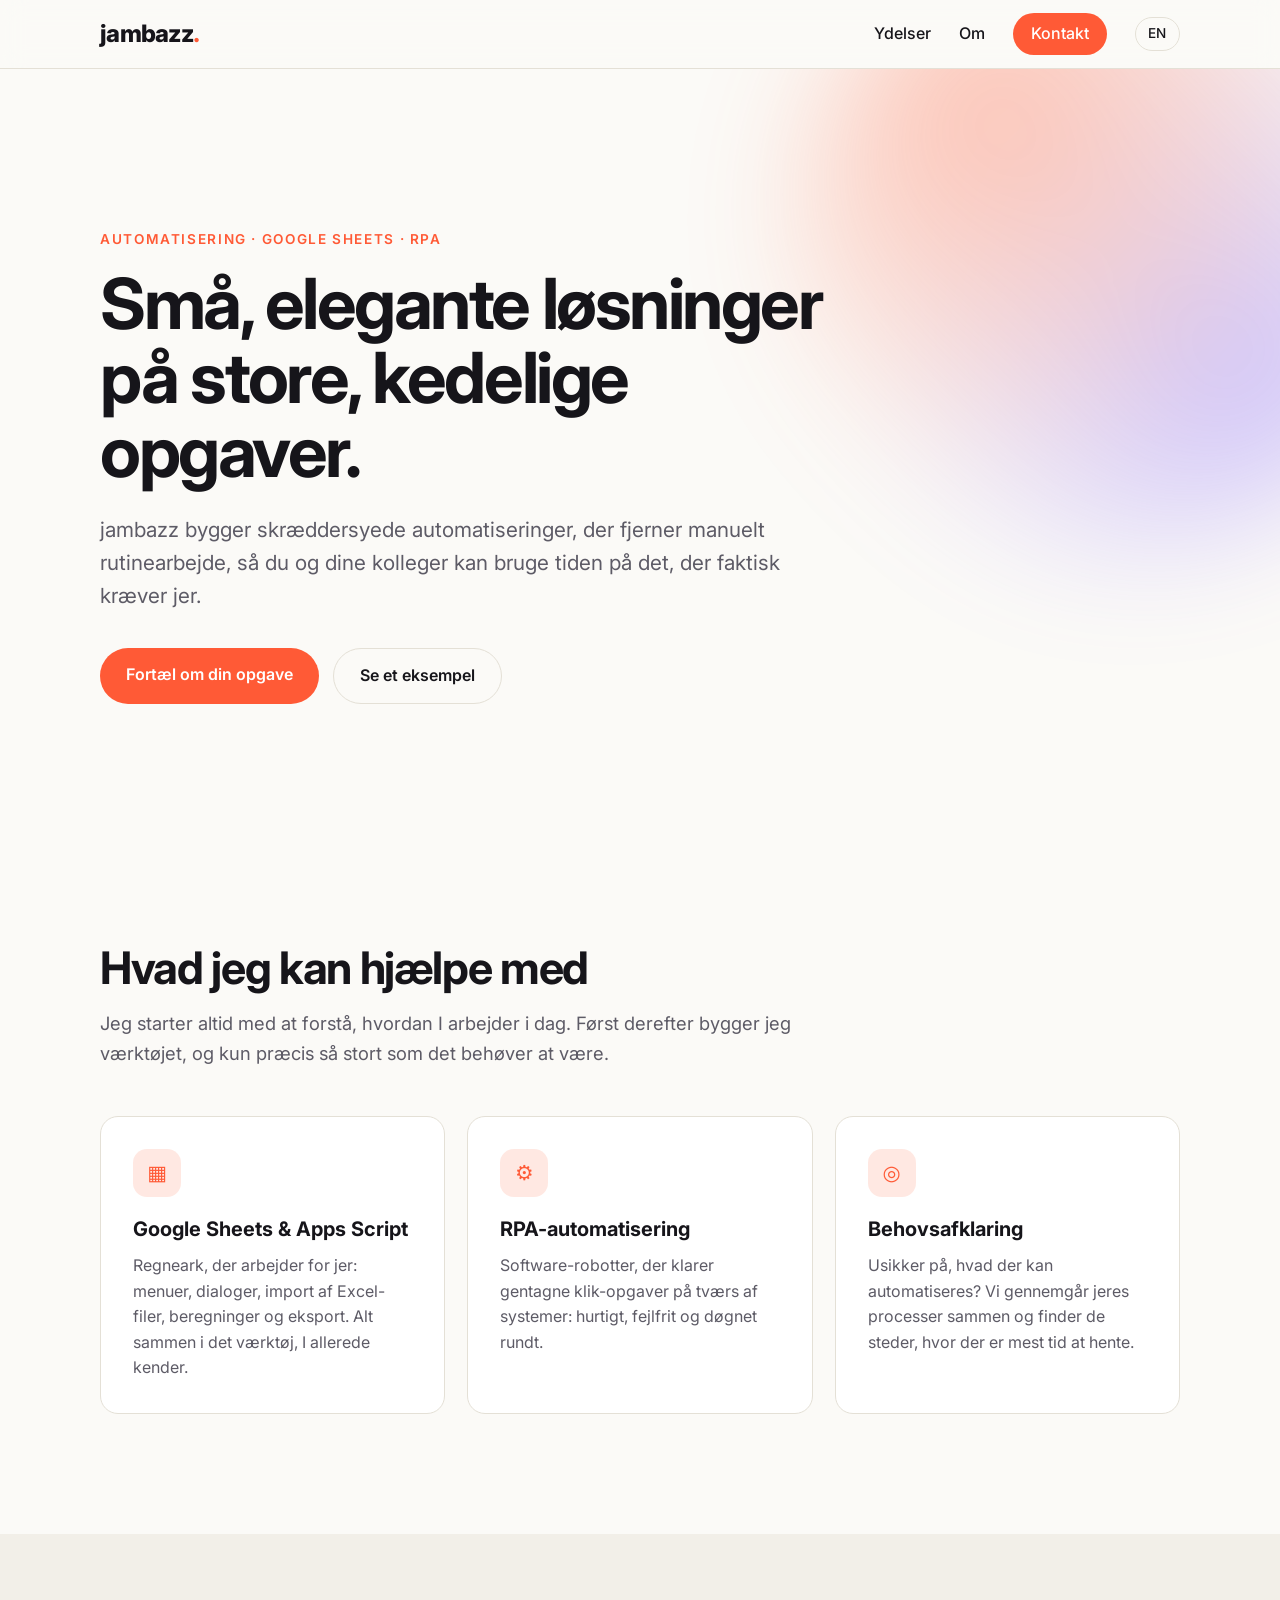
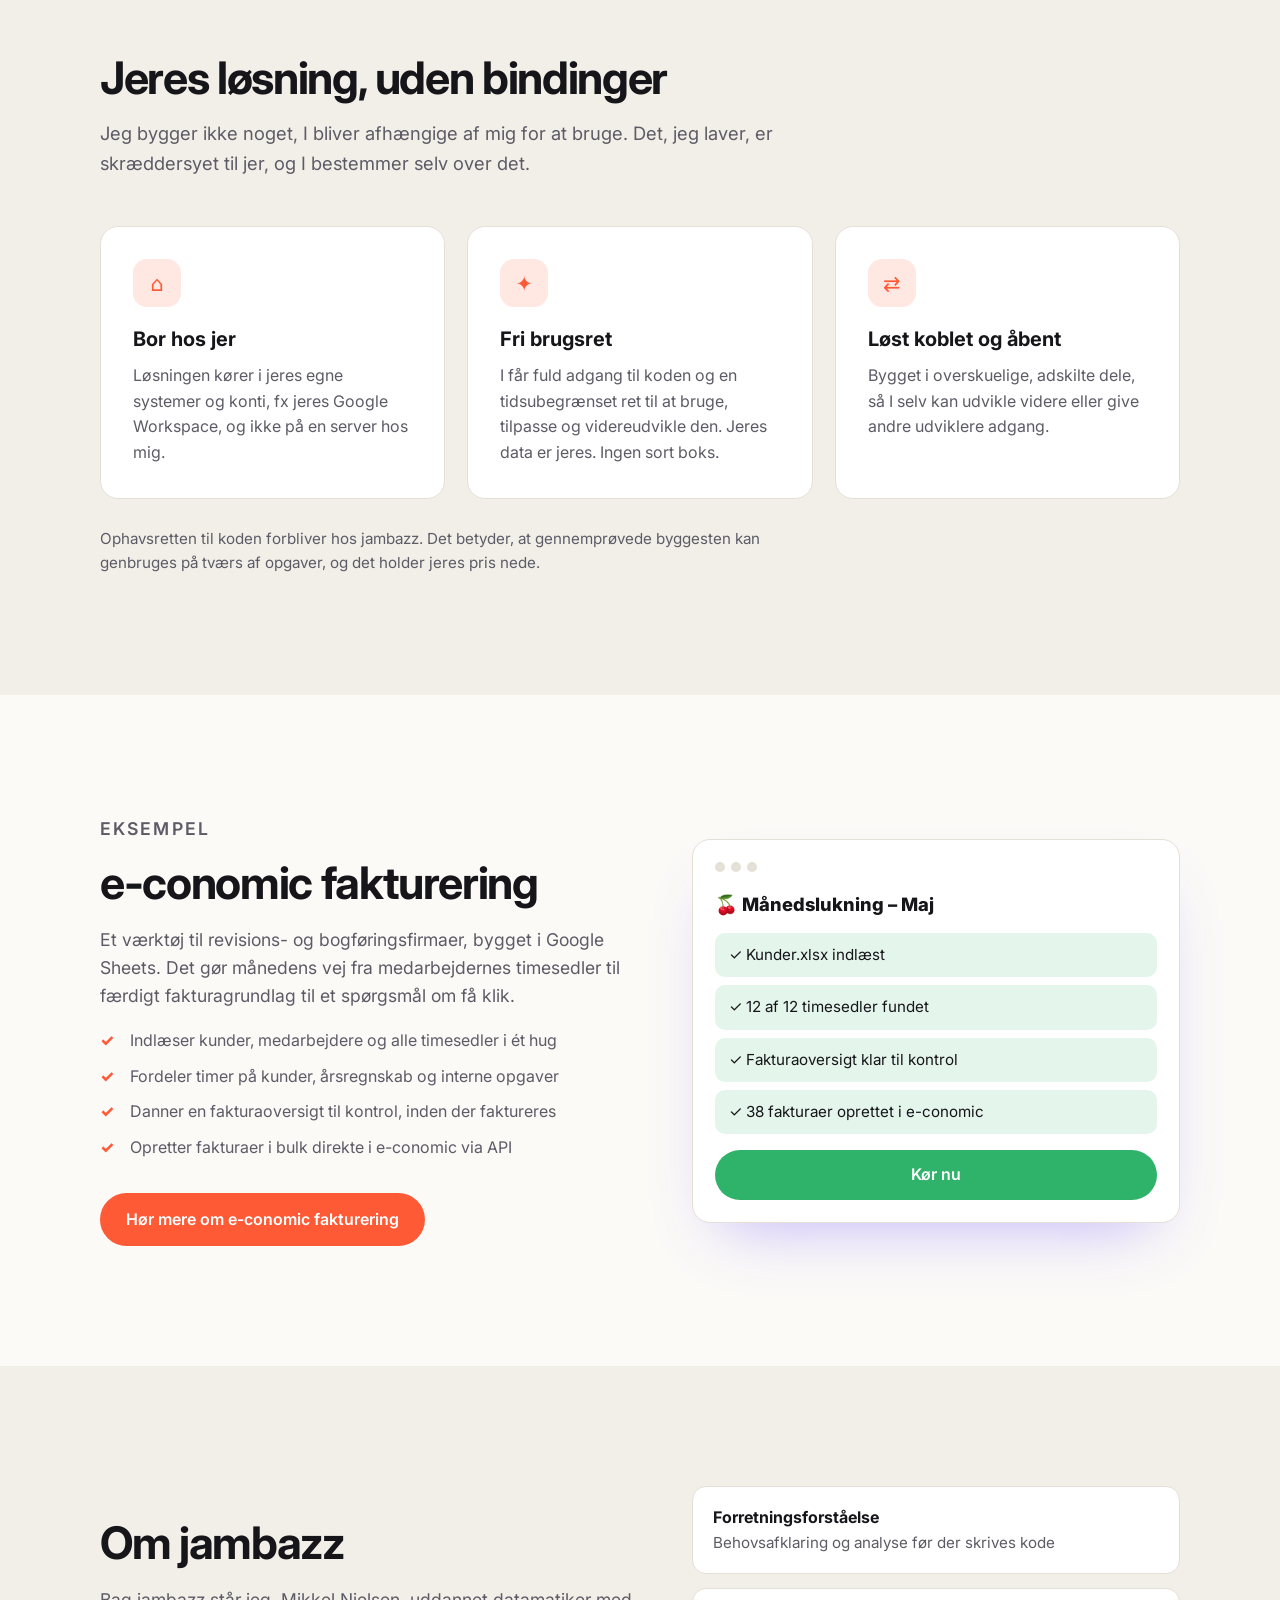
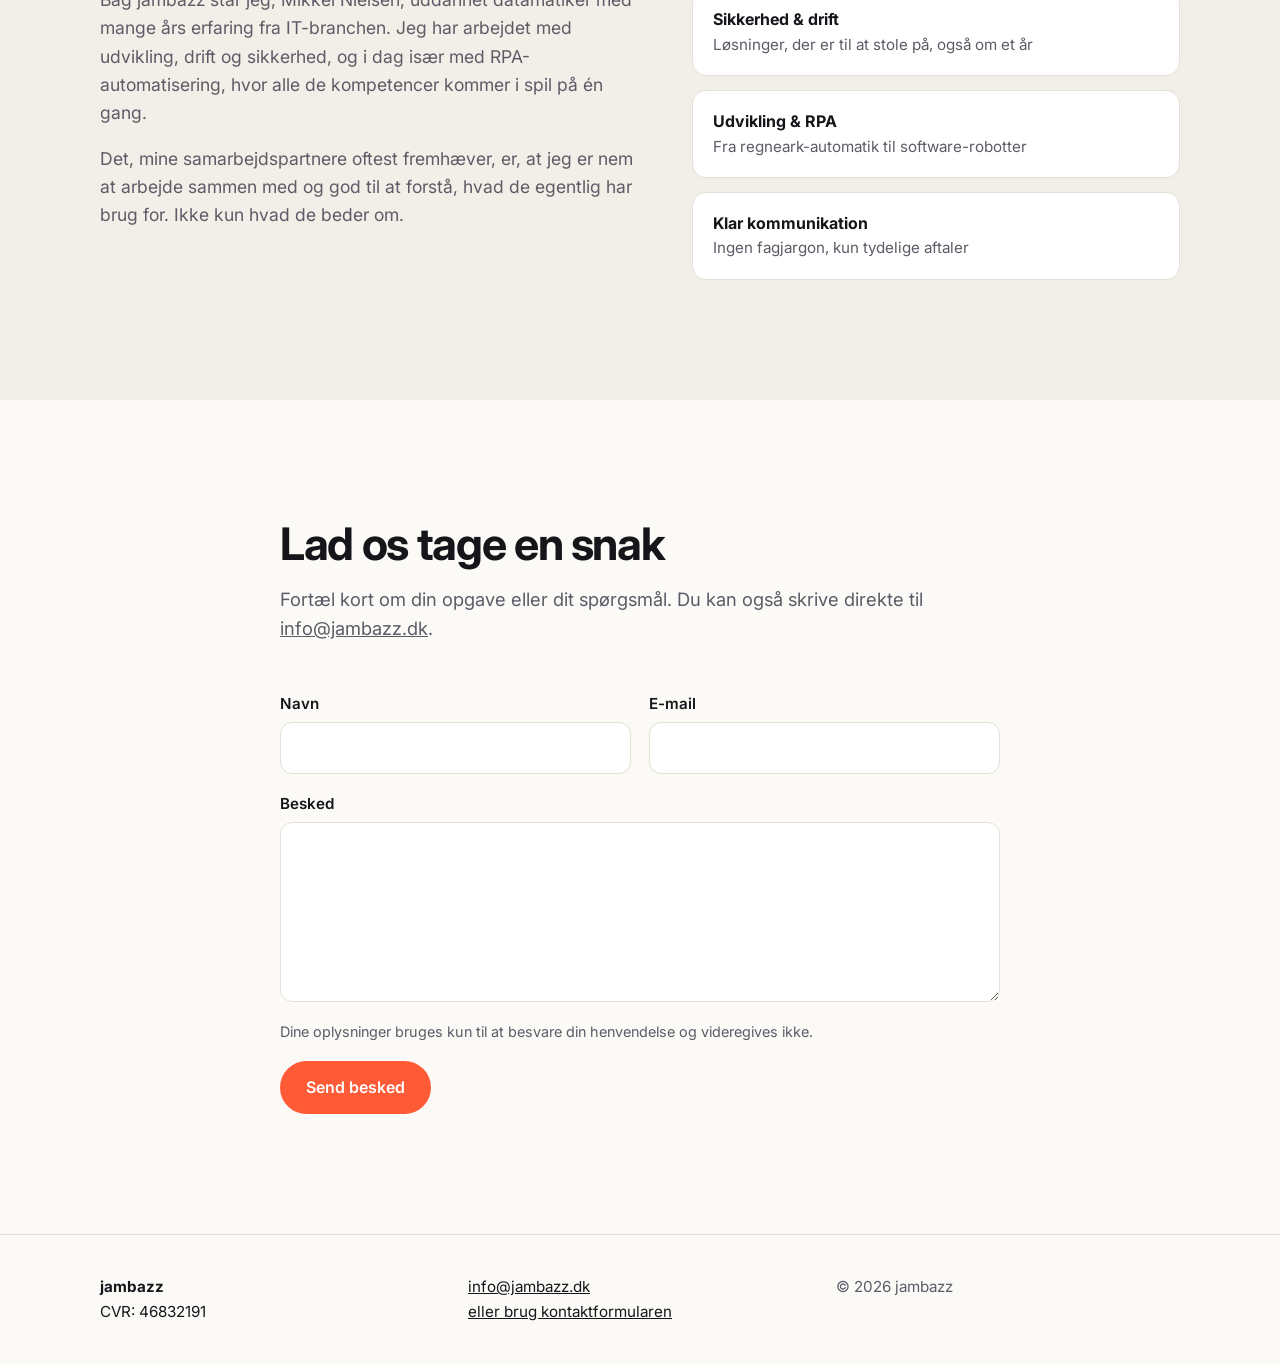
<file: index.html>
<!doctype html>
<html lang="da">
<head>
  <meta charset="utf-8">
  <meta name="viewport" content="width=device-width, initial-scale=1">
  <title>jambazz – små, elegante automatiseringer</title>
  <meta name="description" content="jambazz udvikler skræddersyede automatiseringer i Google Sheets, Apps Script og RPA, der fjerner manuelt rutinearbejde. Bl.a. e-conomic fakturering til revisionsfirmaer.">
  <meta property="og:title" content="jambazz – små, elegante automatiseringer">
  <meta property="og:description" content="Skræddersyede automatiseringer i Google Sheets, Apps Script og RPA, der fjerner manuelt rutinearbejde.">
  <meta property="og:url" content="https://jambazz.dk/">
  <meta property="og:type" content="website">
  <link rel="canonical" href="https://jambazz.dk/">
  <link rel="alternate" hreflang="da" href="https://jambazz.dk/">
  <link rel="alternate" hreflang="en" href="https://jambazz.dk/en/">
  <link rel="icon" href="assets/favicon.svg" type="image/svg+xml">
  <link rel="preconnect" href="https://fonts.googleapis.com">
  <link rel="preconnect" href="https://fonts.gstatic.com" crossorigin>
  <link href="https://fonts.googleapis.com/css2?family=Inter:wght@400;500;600;800&display=swap" rel="stylesheet">
  <link rel="stylesheet" href="assets/style.css">
</head>
<body>
  <header class="site-header">
    <div class="container nav">
      <a href="#top" class="logo" aria-label="jambazz – til forsiden">jambazz<span>.</span></a>
      <button class="nav-toggle" aria-expanded="false" aria-controls="menu" aria-label="Åbn menu">
        <span></span><span></span>
      </button>
      <nav id="menu" class="menu">
        <a href="#ydelser">Ydelser</a>
        <a href="#om">Om</a>
        <a href="#kontakt" class="btn btn-small">Kontakt</a>
        <a href="en/" class="lang-switch" hreflang="en" lang="en" aria-label="Switch to English">EN</a>
      </nav>
    </div>
  </header>

  <main id="top">
    <section class="hero">
      <div class="container">
        <p class="eyebrow">Automatisering · Google Sheets · RPA</p>
        <h1>Små, elegante løsninger på store, kedelige opgaver.</h1>
        <p class="lead">jambazz bygger skræddersyede automatiseringer, der fjerner manuelt rutinearbejde, så du og dine kolleger kan bruge tiden på det, der faktisk kræver jer.</p>
        <div class="actions">
          <a href="#kontakt" class="btn">Fortæl om din opgave</a>
          <a href="#fakturering" class="btn btn-ghost">Se et eksempel</a>
        </div>
      </div>
      <div class="blob" aria-hidden="true"></div>
    </section>

    <section id="ydelser" class="section">
      <div class="container">
        <h2>Hvad jeg kan hjælpe med</h2>
        <p class="section-lead">Jeg starter altid med at forstå, hvordan I arbejder i dag. Først derefter bygger jeg værktøjet, og kun præcis så stort som det behøver at være.</p>
        <div class="cards">
          <article class="card reveal">
            <div class="icon" aria-hidden="true">▦</div>
            <h3>Google Sheets &amp; Apps Script</h3>
            <p>Regneark, der arbejder for jer: menuer, dialoger, import af Excel-filer, beregninger og eksport. Alt sammen i det værktøj, I allerede kender.</p>
          </article>
          <article class="card reveal">
            <div class="icon" aria-hidden="true">⚙</div>
            <h3>RPA-automatisering</h3>
            <p>Software-robotter, der klarer gentagne klik-opgaver på tværs af systemer: hurtigt, fejlfrit og døgnet rundt.</p>
          </article>
          <article class="card reveal">
            <div class="icon" aria-hidden="true">◎</div>
            <h3>Behovsafklaring</h3>
            <p>Usikker på, hvad der kan automatiseres? Vi gennemgår jeres processer sammen og finder de steder, hvor der er mest tid at hente.</p>
          </article>
        </div>
      </div>
    </section>

    <section id="principper" class="section section-alt">
      <div class="container">
        <h2>Jeres løsning, uden bindinger</h2>
        <p class="section-lead">Jeg bygger ikke noget, I bliver afhængige af mig for at bruge. Det, jeg laver, er skræddersyet til jer, og I bestemmer selv over det.</p>
        <div class="cards">
          <article class="card reveal">
            <div class="icon" aria-hidden="true">⌂</div>
            <h3>Bor hos jer</h3>
            <p>Løsningen kører i jeres egne systemer og konti, fx jeres Google Workspace, og ikke på en server hos mig.</p>
          </article>
          <article class="card reveal">
            <div class="icon" aria-hidden="true">✦</div>
            <h3>Fri brugsret</h3>
            <p>I får fuld adgang til koden og en tidsubegrænset ret til at bruge, tilpasse og videreudvikle den. Jeres data er jeres. Ingen sort boks.</p>
          </article>
          <article class="card reveal">
            <div class="icon" aria-hidden="true">⇄</div>
            <h3>Løst koblet og åbent</h3>
            <p>Bygget i overskuelige, adskilte dele, så I selv kan udvikle videre eller give andre udviklere adgang.</p>
          </article>
        </div>
        <p class="cards-note">Ophavsretten til koden forbliver hos jambazz. Det betyder, at gennemprøvede byggesten kan genbruges på tværs af opgaver, og det holder jeres pris nede.</p>
      </div>
    </section>

    <section id="fakturering" class="section">
      <div class="container split">
        <div class="reveal">
          <p class="eyebrow">Eksempel</p>
          <h2>e-conomic fakturering</h2>
          <p>Et værktøj til revisions- og bogføringsfirmaer, bygget i Google Sheets. Det gør månedens vej fra medarbejdernes timesedler til færdigt fakturagrundlag til et spørgsmål om få klik.</p>
          <ul class="checklist">
            <li>Indlæser kunder, medarbejdere og alle timesedler i ét hug</li>
            <li>Fordeler timer på kunder, årsregnskab og interne opgaver</li>
            <li>Danner en fakturaoversigt til kontrol, inden der faktureres</li>
            <li>Opretter fakturaer i bulk direkte i e-conomic via API</li>
          </ul>
          <a href="#kontakt" class="btn">Hør mere om e-conomic fakturering</a>
        </div>
        <div class="mock reveal" aria-hidden="true">
          <div class="mock-bar"><span></span><span></span><span></span></div>
          <div class="mock-title">🍒 Månedslukning – Maj</div>
          <div class="mock-row ok">✓ Kunder.xlsx indlæst</div>
          <div class="mock-row ok">✓ 12 af 12 timesedler fundet</div>
          <div class="mock-row ok">✓ Fakturaoversigt klar til kontrol</div>
          <div class="mock-row ok">✓ 38 fakturaer oprettet i e-conomic</div>
          <div class="mock-cta">Kør nu</div>
        </div>
      </div>
    </section>

    <section id="om" class="section section-alt">
      <div class="container split">
        <div class="reveal">
          <h2>Om jambazz</h2>
          <p>Bag jambazz står jeg, Mikkel Nielsen, uddannet datamatiker med mange års erfaring fra IT-branchen. Jeg har arbejdet med udvikling, drift og sikkerhed, og i dag især med RPA-automatisering, hvor alle de kompetencer kommer i spil på én gang.</p>
          <p>Det, mine samarbejdspartnere oftest fremhæver, er, at jeg er nem at arbejde sammen med og god til at forstå, hvad de egentlig har brug for. Ikke kun hvad de beder om.</p>
        </div>
        <ul class="facts reveal">
          <li><strong>Forretningsforståelse</strong><span>Behovsafklaring og analyse før der skrives kode</span></li>
          <li><strong>Sikkerhed &amp; drift</strong><span>Løsninger, der er til at stole på, også om et år</span></li>
          <li><strong>Udvikling &amp; RPA</strong><span>Fra regneark-automatik til software-robotter</span></li>
          <li><strong>Klar kommunikation</strong><span>Ingen fagjargon, kun tydelige aftaler</span></li>
        </ul>
      </div>
    </section>

    <section id="kontakt" class="section">
      <div class="container contact">
        <h2>Lad os tage en snak</h2>
        <p class="section-lead">Fortæl kort om din opgave eller dit spørgsmål. Du kan også skrive direkte til <a href="mailto:info@jambazz.dk">info@jambazz.dk</a>.</p>
        <form id="contact-form" class="contact-form" novalidate>
          <div class="field">
            <label for="name">Navn</label>
            <input id="name" name="name" type="text" autocomplete="name" required maxlength="100">
          </div>
          <div class="field">
            <label for="email">E-mail</label>
            <input id="email" name="email" type="email" autocomplete="email" required maxlength="200">
          </div>
          <div class="field field-full">
            <label for="message">Besked</label>
            <textarea id="message" name="message" rows="6" required maxlength="5000"></textarea>
          </div>
          <!-- Fælde til spam-robotter: skjult for mennesker -->
          <div class="hp" aria-hidden="true">
            <label for="honey">Lad dette felt være tomt</label>
            <input id="honey" name="_honey" type="text" tabindex="-1" autocomplete="off">
          </div>
          <input type="hidden" name="lang" value="da">
          <p class="privacy field-full">Dine oplysninger bruges kun til at besvare din henvendelse og videregives ikke.</p>
          <div class="field-full form-actions">
            <button type="submit" class="btn">Send besked</button>
            <p id="form-status" class="form-status" role="status" aria-live="polite"></p>
          </div>
        </form>
      </div>
    </section>
  </main>

  <footer class="site-footer">
    <div class="container footer-grid">
      <div>
        <strong>jambazz</strong><br>
        CVR: 46832191
      </div>
      <div>
        <a href="mailto:info@jambazz.dk">info@jambazz.dk</a><br>
        <a href="#kontakt">eller brug kontaktformularen</a>
      </div>
      <div class="muted">© <span id="year">2026</span> jambazz</div>
    </div>
  </footer>

  <script src="assets/main.js" defer></script>
</body>
</html>
</file>
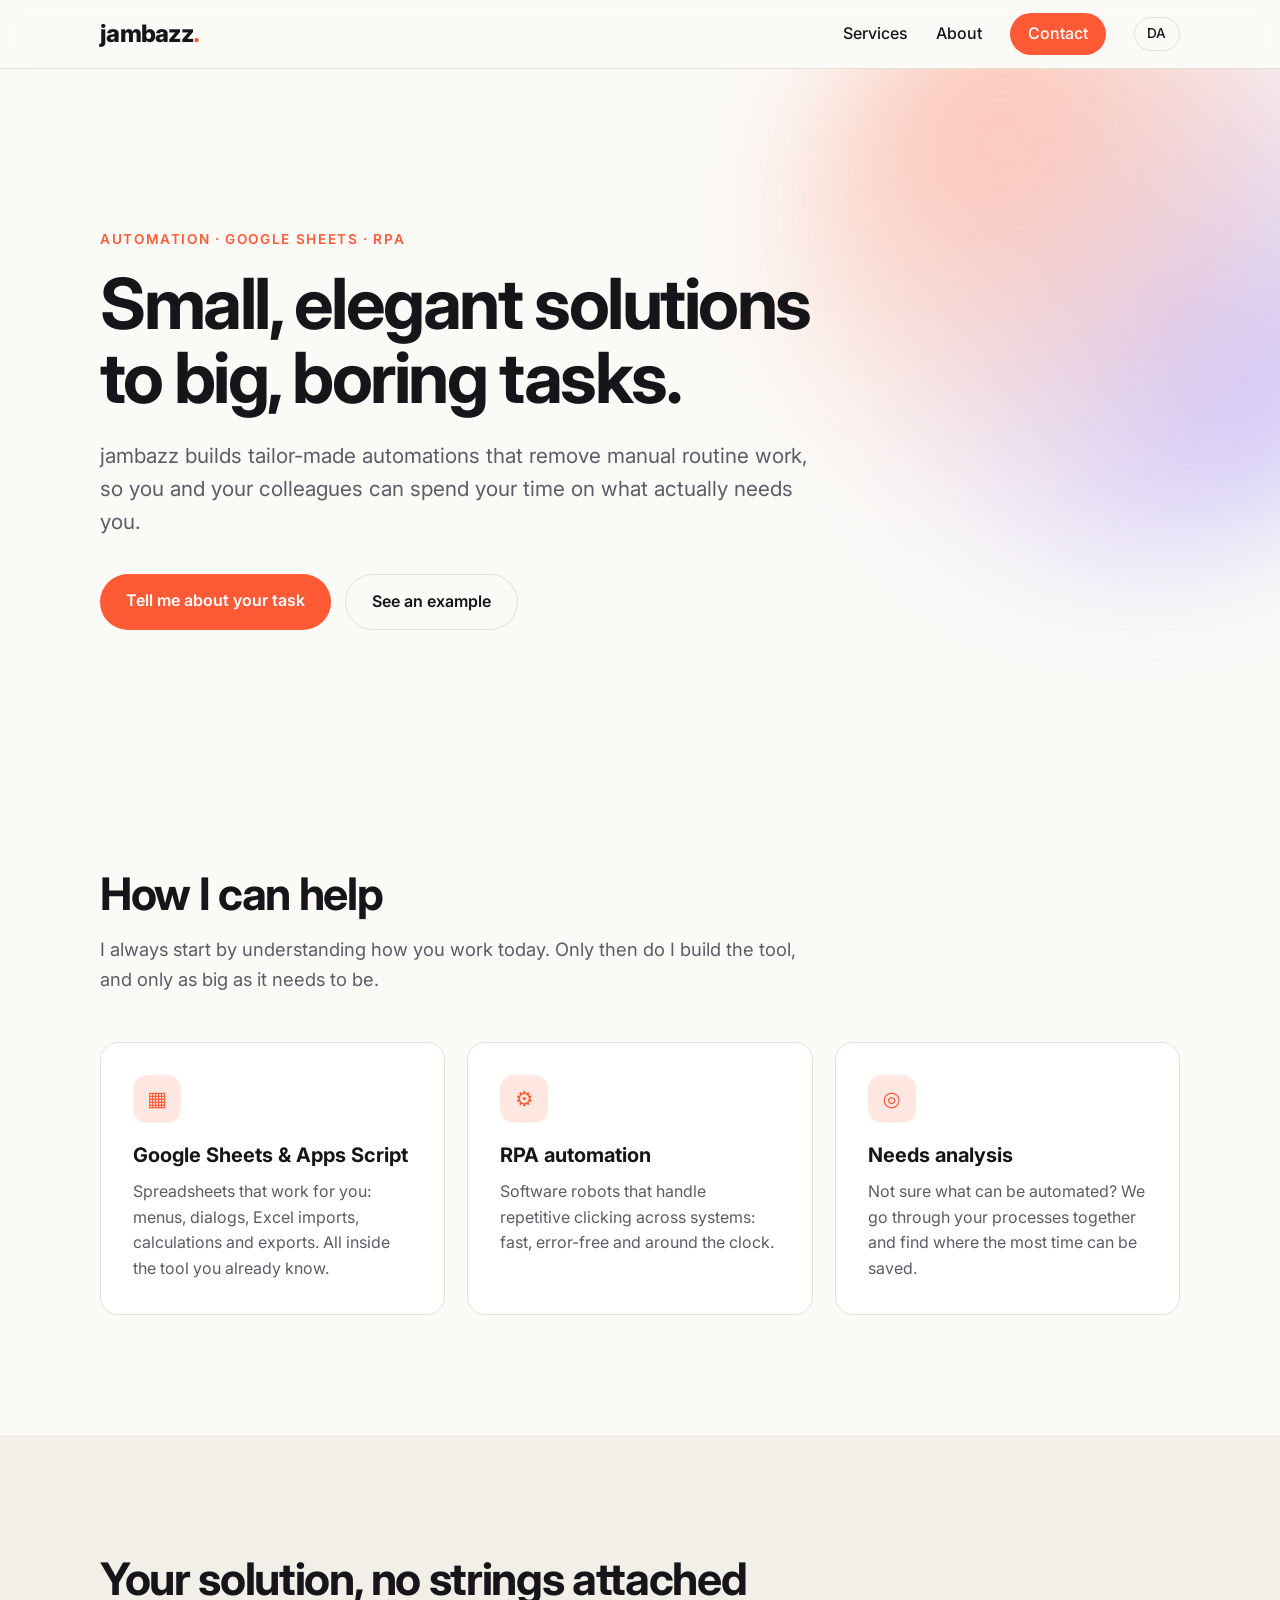
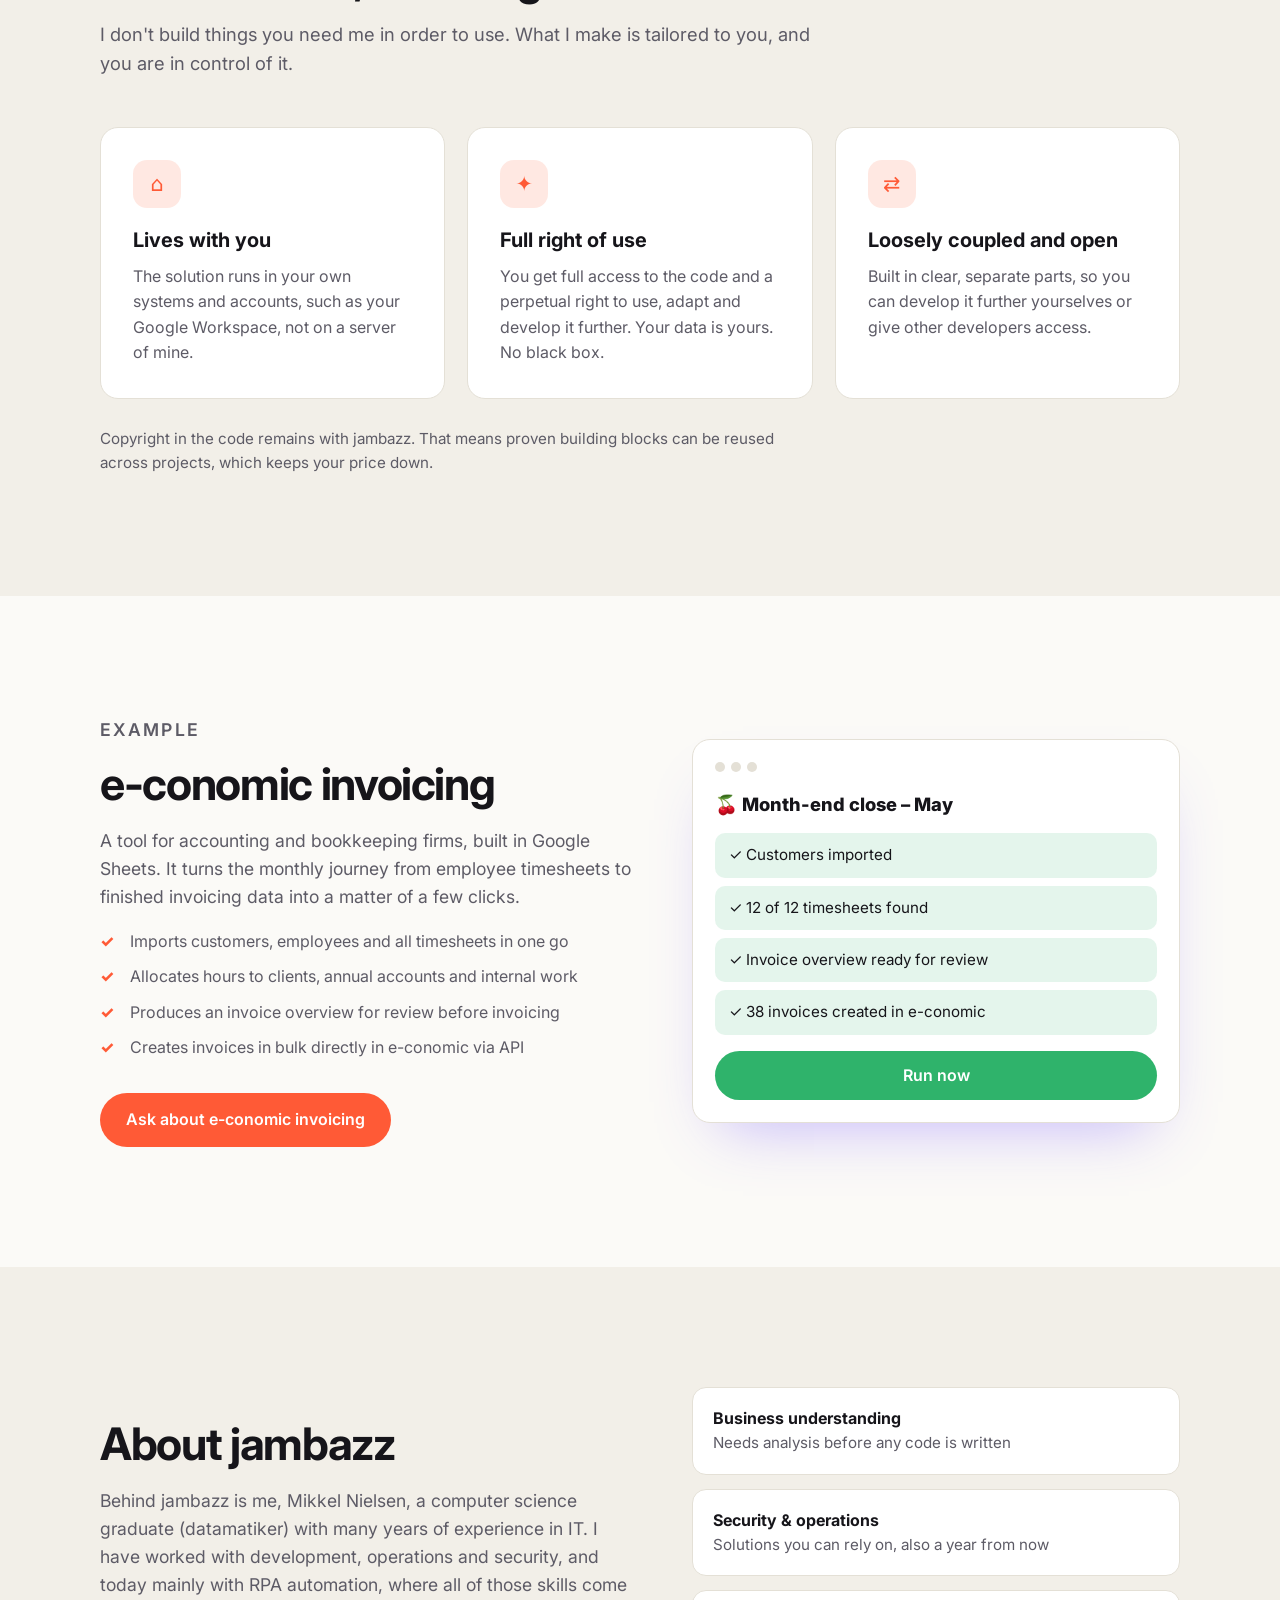
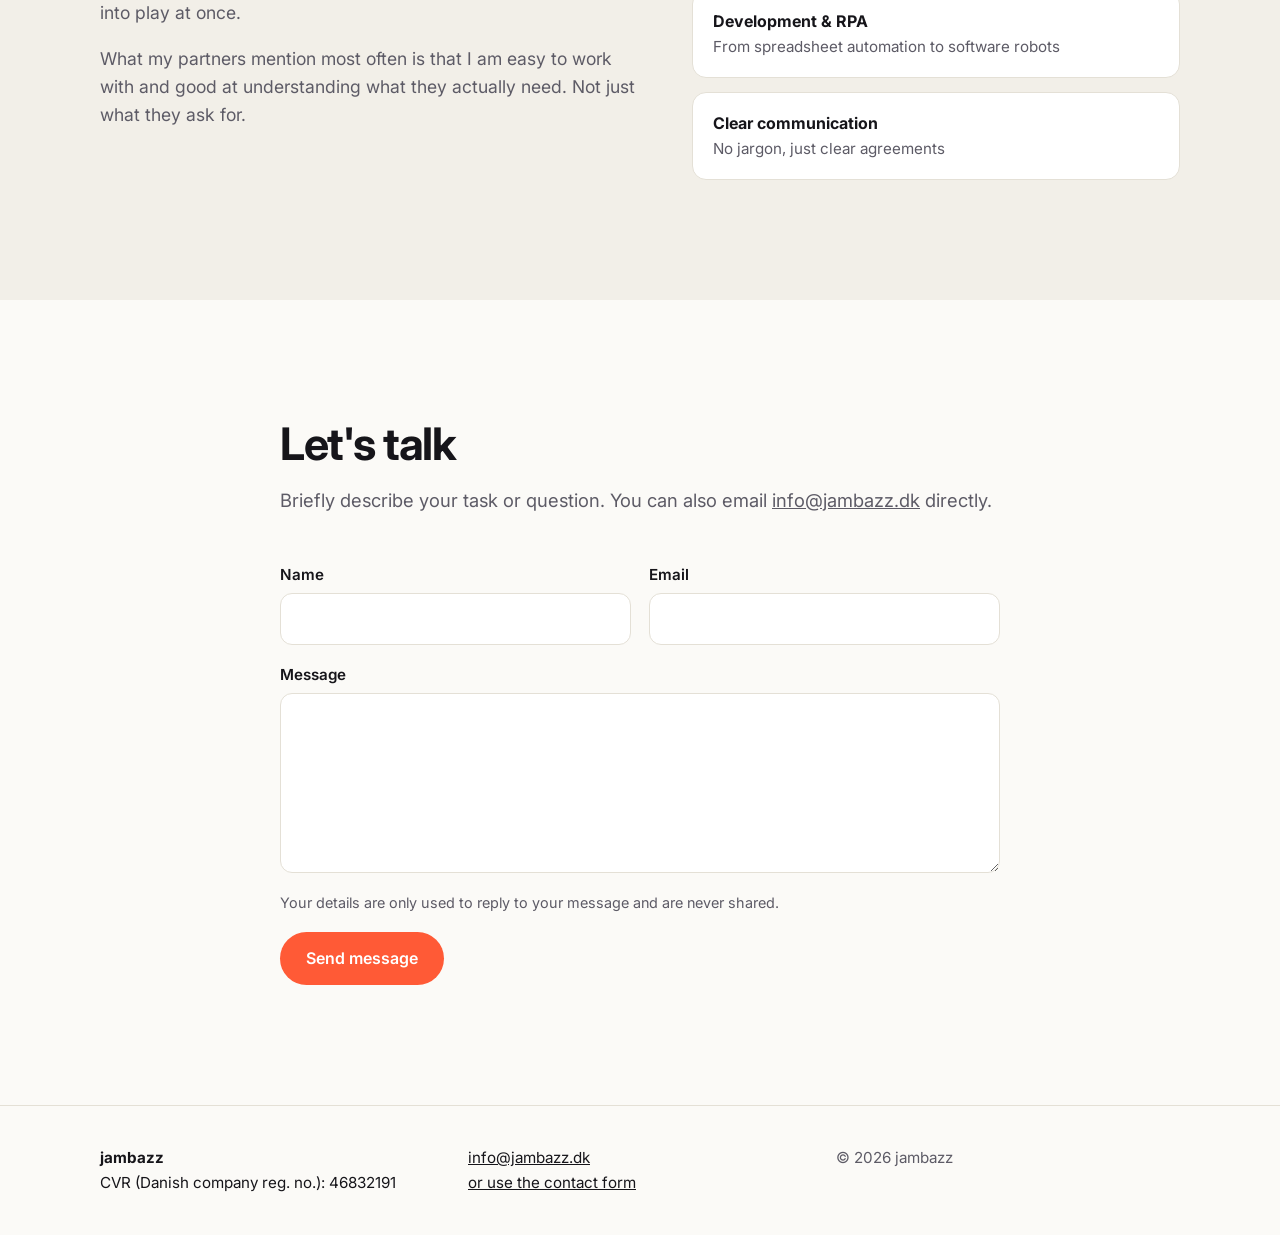
<file: en/index.html>
<!doctype html>
<html lang="en">
<head>
  <meta charset="utf-8">
  <meta name="viewport" content="width=device-width, initial-scale=1">
  <title>jambazz – small, elegant automations</title>
  <meta name="description" content="jambazz builds tailor-made automations in Google Sheets, Apps Script and RPA that remove manual routine work. Including e-conomic invoicing for accounting firms.">
  <meta property="og:title" content="jambazz – small, elegant automations">
  <meta property="og:description" content="Tailor-made automations in Google Sheets, Apps Script and RPA that remove manual routine work.">
  <meta property="og:url" content="https://jambazz.dk/en/">
  <meta property="og:type" content="website">
  <link rel="canonical" href="https://jambazz.dk/en/">
  <link rel="alternate" hreflang="da" href="https://jambazz.dk/">
  <link rel="alternate" hreflang="en" href="https://jambazz.dk/en/">
  <link rel="icon" href="../assets/favicon.svg" type="image/svg+xml">
  <link rel="preconnect" href="https://fonts.googleapis.com">
  <link rel="preconnect" href="https://fonts.gstatic.com" crossorigin>
  <link href="https://fonts.googleapis.com/css2?family=Inter:wght@400;500;600;800&display=swap" rel="stylesheet">
  <link rel="stylesheet" href="../assets/style.css">
</head>
<body>
  <header class="site-header">
    <div class="container nav">
      <a href="#top" class="logo" aria-label="jambazz – home">jambazz<span>.</span></a>
      <button class="nav-toggle" aria-expanded="false" aria-controls="menu" aria-label="Open menu">
        <span></span><span></span>
      </button>
      <nav id="menu" class="menu">
        <a href="#services">Services</a>
        <a href="#about">About</a>
        <a href="#contact" class="btn btn-small">Contact</a>
        <a href="../" class="lang-switch" hreflang="da" lang="da" aria-label="Skift til dansk">DA</a>
      </nav>
    </div>
  </header>

  <main id="top">
    <section class="hero">
      <div class="container">
        <p class="eyebrow">Automation · Google Sheets · RPA</p>
        <h1>Small, elegant solutions to big, boring tasks.</h1>
        <p class="lead">jambazz builds tailor-made automations that remove manual routine work, so you and your colleagues can spend your time on what actually needs you.</p>
        <div class="actions">
          <a href="#contact" class="btn">Tell me about your task</a>
          <a href="#invoicing" class="btn btn-ghost">See an example</a>
        </div>
      </div>
      <div class="blob" aria-hidden="true"></div>
    </section>

    <section id="services" class="section">
      <div class="container">
        <h2>How I can help</h2>
        <p class="section-lead">I always start by understanding how you work today. Only then do I build the tool, and only as big as it needs to be.</p>
        <div class="cards">
          <article class="card reveal">
            <div class="icon" aria-hidden="true">▦</div>
            <h3>Google Sheets &amp; Apps Script</h3>
            <p>Spreadsheets that work for you: menus, dialogs, Excel imports, calculations and exports. All inside the tool you already know.</p>
          </article>
          <article class="card reveal">
            <div class="icon" aria-hidden="true">⚙</div>
            <h3>RPA automation</h3>
            <p>Software robots that handle repetitive clicking across systems: fast, error-free and around the clock.</p>
          </article>
          <article class="card reveal">
            <div class="icon" aria-hidden="true">◎</div>
            <h3>Needs analysis</h3>
            <p>Not sure what can be automated? We go through your processes together and find where the most time can be saved.</p>
          </article>
        </div>
      </div>
    </section>

    <section id="principles" class="section section-alt">
      <div class="container">
        <h2>Your solution, no strings attached</h2>
        <p class="section-lead">I don't build things you need me in order to use. What I make is tailored to you, and you are in control of it.</p>
        <div class="cards">
          <article class="card reveal">
            <div class="icon" aria-hidden="true">⌂</div>
            <h3>Lives with you</h3>
            <p>The solution runs in your own systems and accounts, such as your Google Workspace, not on a server of mine.</p>
          </article>
          <article class="card reveal">
            <div class="icon" aria-hidden="true">✦</div>
            <h3>Full right of use</h3>
            <p>You get full access to the code and a perpetual right to use, adapt and develop it further. Your data is yours. No black box.</p>
          </article>
          <article class="card reveal">
            <div class="icon" aria-hidden="true">⇄</div>
            <h3>Loosely coupled and open</h3>
            <p>Built in clear, separate parts, so you can develop it further yourselves or give other developers access.</p>
          </article>
        </div>
        <p class="cards-note">Copyright in the code remains with jambazz. That means proven building blocks can be reused across projects, which keeps your price down.</p>
      </div>
    </section>

    <section id="invoicing" class="section">
      <div class="container split">
        <div class="reveal">
          <p class="eyebrow">Example</p>
          <h2>e-conomic invoicing</h2>
          <p>A tool for accounting and bookkeeping firms, built in Google Sheets. It turns the monthly journey from employee timesheets to finished invoicing data into a matter of a few clicks.</p>
          <ul class="checklist">
            <li>Imports customers, employees and all timesheets in one go</li>
            <li>Allocates hours to clients, annual accounts and internal work</li>
            <li>Produces an invoice overview for review before invoicing</li>
            <li>Creates invoices in bulk directly in e-conomic via API</li>
          </ul>
          <a href="#contact" class="btn">Ask about e-conomic invoicing</a>
        </div>
        <div class="mock reveal" aria-hidden="true">
          <div class="mock-bar"><span></span><span></span><span></span></div>
          <div class="mock-title">🍒 Month-end close – May</div>
          <div class="mock-row ok">✓ Customers imported</div>
          <div class="mock-row ok">✓ 12 of 12 timesheets found</div>
          <div class="mock-row ok">✓ Invoice overview ready for review</div>
          <div class="mock-row ok">✓ 38 invoices created in e-conomic</div>
          <div class="mock-cta">Run now</div>
        </div>
      </div>
    </section>

    <section id="about" class="section section-alt">
      <div class="container split">
        <div class="reveal">
          <h2>About jambazz</h2>
          <p>Behind jambazz is me, Mikkel Nielsen, a computer science graduate (datamatiker) with many years of experience in IT. I have worked with development, operations and security, and today mainly with RPA automation, where all of those skills come into play at once.</p>
          <p>What my partners mention most often is that I am easy to work with and good at understanding what they actually need. Not just what they ask for.</p>
        </div>
        <ul class="facts reveal">
          <li><strong>Business understanding</strong><span>Needs analysis before any code is written</span></li>
          <li><strong>Security &amp; operations</strong><span>Solutions you can rely on, also a year from now</span></li>
          <li><strong>Development &amp; RPA</strong><span>From spreadsheet automation to software robots</span></li>
          <li><strong>Clear communication</strong><span>No jargon, just clear agreements</span></li>
        </ul>
      </div>
    </section>

    <section id="contact" class="section">
      <div class="container contact">
        <h2>Let's talk</h2>
        <p class="section-lead">Briefly describe your task or question. You can also email <a href="mailto:info@jambazz.dk">info@jambazz.dk</a> directly.</p>
        <form id="contact-form" class="contact-form" novalidate>
          <div class="field">
            <label for="name">Name</label>
            <input id="name" name="name" type="text" autocomplete="name" required maxlength="100">
          </div>
          <div class="field">
            <label for="email">Email</label>
            <input id="email" name="email" type="email" autocomplete="email" required maxlength="200">
          </div>
          <div class="field field-full">
            <label for="message">Message</label>
            <textarea id="message" name="message" rows="6" required maxlength="5000"></textarea>
          </div>
          <!-- Trap for spam bots: hidden from humans -->
          <div class="hp" aria-hidden="true">
            <label for="honey">Leave this field empty</label>
            <input id="honey" name="_honey" type="text" tabindex="-1" autocomplete="off">
          </div>
          <input type="hidden" name="lang" value="en">
          <p class="privacy field-full">Your details are only used to reply to your message and are never shared.</p>
          <div class="field-full form-actions">
            <button type="submit" class="btn">Send message</button>
            <p id="form-status" class="form-status" role="status" aria-live="polite"></p>
          </div>
        </form>
      </div>
    </section>
  </main>

  <footer class="site-footer">
    <div class="container footer-grid">
      <div>
        <strong>jambazz</strong><br>
        CVR (Danish company reg. no.): 46832191
      </div>
      <div>
        <a href="mailto:info@jambazz.dk">info@jambazz.dk</a><br>
        <a href="#contact">or use the contact form</a>
      </div>
      <div class="muted">© <span id="year">2026</span> jambazz</div>
    </div>
  </footer>

  <script src="../assets/main.js" defer></script>
</body>
</html>
</file>
<file: assets/style.css>
:root {
  --bg: #fbfaf7;
  --bg-alt: #f2efe8;
  --text: #16151a;
  --muted: #5d5b66;
  --accent: #ff5a36;
  --accent-2: #7b5cff;
  --card: #ffffff;
  --border: #e4e0d6;
  --radius: 18px;
  --max: 1120px;
}

@media (prefers-color-scheme: dark) {
  :root {
    --bg: #0f0e13;
    --bg-alt: #17161d;
    --text: #f3f1ec;
    --muted: #a7a3b3;
    --card: #1c1b23;
    --border: #2b2933;
  }
}

* { box-sizing: border-box; }
html { scroll-behavior: smooth; }
body {
  overflow-x: hidden;
  margin: 0;
  font-family: "Inter", system-ui, -apple-system, sans-serif;
  background: var(--bg);
  color: var(--text);
  line-height: 1.6;
  -webkit-font-smoothing: antialiased;
}
img { max-width: 100%; display: block; }
a { color: inherit; }

.container { width: 100%; max-width: var(--max); margin: 0 auto; padding: 0 20px; }

/* Header */
.site-header {
  position: sticky; top: 0; z-index: 10;
  background: color-mix(in srgb, var(--bg) 82%, transparent);
  backdrop-filter: blur(12px);
  border-bottom: 1px solid var(--border);
}
.nav { display: flex; align-items: center; justify-content: space-between; height: 68px; }
.logo { font-weight: 800; font-size: 1.5rem; letter-spacing: -0.03em; text-decoration: none; }
.logo span { color: var(--accent); }
.menu { display: flex; align-items: center; gap: 28px; }
.menu a { text-decoration: none; font-weight: 500; }
.menu a:not(.btn):hover { color: var(--accent); }

.nav-toggle { display: none; background: none; border: 0; padding: 8px; cursor: pointer; }
.nav-toggle span { display: block; width: 24px; height: 2px; background: var(--text); margin: 6px 0; transition: transform .2s; }

@media (max-width: 720px) {
  .nav-toggle { display: block; }
  .menu {
    position: absolute; top: 68px; left: 0; right: 0;
    flex-direction: column; align-items: flex-start; gap: 18px;
    padding: 20px; background: var(--bg); border-bottom: 1px solid var(--border);
    display: none;
  }
  .menu.open { display: flex; }
  .nav-toggle[aria-expanded="true"] span:first-child { transform: translateY(4px) rotate(45deg); }
  .nav-toggle[aria-expanded="true"] span:last-child { transform: translateY(-4px) rotate(-45deg); }
}

/* Buttons */
.btn {
  display: inline-block; padding: 14px 26px; border-radius: 999px;
  background: var(--accent); color: #fff; font-weight: 600; text-decoration: none;
  transition: transform .15s ease, box-shadow .15s ease;
}
.btn:hover { transform: translateY(-2px); box-shadow: 0 10px 24px -10px var(--accent); }
.btn-ghost { background: transparent; color: var(--text); border: 1.5px solid var(--border); }
.btn-ghost:hover { box-shadow: none; border-color: var(--text); }
.btn-small { padding: 8px 18px; color: #fff !important; }
.btn-large { font-size: clamp(1rem, 3vw, 1.3rem); padding: 18px 34px; word-break: break-all; }

/* Hero */
.hero { position: relative; overflow: hidden; padding: clamp(80px, 14vw, 160px) 0 clamp(70px, 10vw, 120px); }
.eyebrow { color: var(--accent); font-weight: 600; text-transform: uppercase; letter-spacing: .12em; font-size: .85rem; margin: 0 0 16px; }
h1 { font-size: clamp(2.3rem, 6vw, 4.4rem); line-height: 1.05; letter-spacing: -0.035em; margin: 0 0 24px; max-width: 16ch; }
.lead { font-size: clamp(1.05rem, 2vw, 1.3rem); color: var(--muted); max-width: 56ch; margin: 0 0 36px; }
.actions { display: flex; flex-wrap: wrap; gap: 14px; }
.blob {
  position: absolute; z-index: -1; right: -12%; top: -20%;
  width: min(60vw, 640px); aspect-ratio: 1;
  background: radial-gradient(circle at 30% 30%, var(--accent), transparent 60%),
              radial-gradient(circle at 70% 70%, var(--accent-2), transparent 60%);
  filter: blur(60px); opacity: .35; border-radius: 50%;
  animation: float 14s ease-in-out infinite alternate;
}
@keyframes float { to { transform: translate(-40px, 60px) scale(1.1); } }

/* Sections */
.section { padding: clamp(70px, 10vw, 120px) 0; }
.section-alt { background: var(--bg-alt); }
h2 { font-size: clamp(1.8rem, 4vw, 2.8rem); letter-spacing: -0.03em; line-height: 1.1; margin: 0 0 16px; }
.section-lead { color: var(--muted); font-size: 1.15rem; max-width: 60ch; margin: 0 0 48px; }

.cards { display: grid; grid-template-columns: repeat(auto-fit, minmax(min(260px, 100%), 1fr)); gap: 22px; }
.card {
  background: var(--card); border: 1px solid var(--border); border-radius: var(--radius);
  padding: 32px; transition: transform .2s ease, border-color .2s ease;
}
.card:hover { transform: translateY(-4px); border-color: var(--accent); }
.card h3 { margin: 16px 0 8px; font-size: 1.25rem; }
.card p { color: var(--muted); margin: 0; }
.icon {
  width: 48px; height: 48px; border-radius: 14px; display: grid; place-items: center;
  background: color-mix(in srgb, var(--accent) 14%, transparent); color: var(--accent); font-size: 1.3rem;
}

.split { display: grid; grid-template-columns: 1.1fr 1fr; gap: 56px; align-items: center; }
.split p { color: var(--muted); font-size: 1.1rem; }
@media (max-width: 820px) { .split { grid-template-columns: 1fr; } }

.checklist { list-style: none; padding: 0; margin: 0 0 32px; }
.checklist li { position: relative; padding-left: 30px; margin-bottom: 10px; color: var(--muted); }
.checklist li::before { content: "✓"; position: absolute; left: 0; color: var(--accent); font-weight: 800; }

/* Lille "skærmbillede" af Timearket.biz */
.mock {
  background: var(--card); border: 1px solid var(--border); border-radius: var(--radius);
  padding: 22px; box-shadow: 0 30px 60px -30px color-mix(in srgb, var(--accent-2) 45%, transparent);
}
.mock-bar { display: flex; gap: 6px; margin-bottom: 18px; }
.mock-bar span { width: 10px; height: 10px; border-radius: 50%; background: var(--border); }
.mock-title { font-weight: 800; font-size: 1.15rem; margin-bottom: 14px; }
.mock-row { padding: 10px 14px; border-radius: 10px; margin-bottom: 8px; font-size: .95rem; }
.mock-row.ok { background: color-mix(in srgb, #2fb36b 13%, transparent); color: var(--text); }
.mock-cta {
  margin-top: 16px; text-align: center; padding: 12px; border-radius: 999px;
  background: #2fb36b; color: #fff; font-weight: 600;
}

.facts { list-style: none; padding: 0; margin: 0; display: grid; gap: 14px; }
.facts li {
  background: var(--card); border: 1px solid var(--border); border-radius: 14px;
  padding: 18px 20px; display: flex; flex-direction: column;
}
.facts span { color: var(--muted); font-size: .95rem; }

/* Kontaktformular */
.contact { max-width: 760px; }
.contact-form { display: grid; grid-template-columns: 1fr 1fr; gap: 18px; }
.field { display: flex; flex-direction: column; gap: 6px; }
.field-full { grid-column: 1 / -1; }
.field label { font-weight: 600; font-size: .95rem; }
.field input, .field textarea {
  font: inherit; color: var(--text); background: var(--card);
  border: 1.5px solid var(--border); border-radius: 12px; padding: 12px 14px; width: 100%;
}
.field input:focus, .field textarea:focus { outline: none; border-color: var(--accent); }
.field textarea { resize: vertical; }
.hp { position: absolute; left: -9999px; width: 1px; height: 1px; overflow: hidden; }
.privacy { color: var(--muted); font-size: .9rem; margin: 0; }
.form-actions { display: flex; flex-wrap: wrap; align-items: center; gap: 16px; }
.form-actions .btn { border: 0; cursor: pointer; font: inherit; font-weight: 600; }
.form-actions .btn:disabled { opacity: .6; cursor: wait; transform: none; }
.form-status { margin: 0; font-weight: 500; }
.form-status.ok { color: #2fb36b; }
.form-status.error { color: var(--accent); }
@media (max-width: 600px) { .contact-form { grid-template-columns: 1fr; } }

/* Footer */
.site-footer { border-top: 1px solid var(--border); padding: 40px 0; font-size: .95rem; }
.footer-grid { display: grid; grid-template-columns: repeat(auto-fit, minmax(min(200px, 100%), 1fr)); gap: 24px; }
.muted { color: var(--muted); }

/* Scroll-animation */
.reveal { opacity: 0; transform: translateY(24px); transition: opacity .7s ease, transform .7s ease; }
.reveal.visible { opacity: 1; transform: none; }

@media (prefers-reduced-motion: reduce) {
  html { scroll-behavior: auto; }
  .blob { animation: none; }
  .reveal { opacity: 1; transform: none; transition: none; }
}

/* Sprogskift */
.lang-switch {
  font-size: .85rem; font-weight: 600; letter-spacing: .05em;
  border: 1.5px solid var(--border); border-radius: 999px; padding: 5px 12px;
}
.lang-switch:hover { border-color: var(--text); color: var(--text) !important; }

.cards-note { margin: 28px 0 0; color: var(--muted); font-size: .95rem; max-width: 70ch; }
</file>
